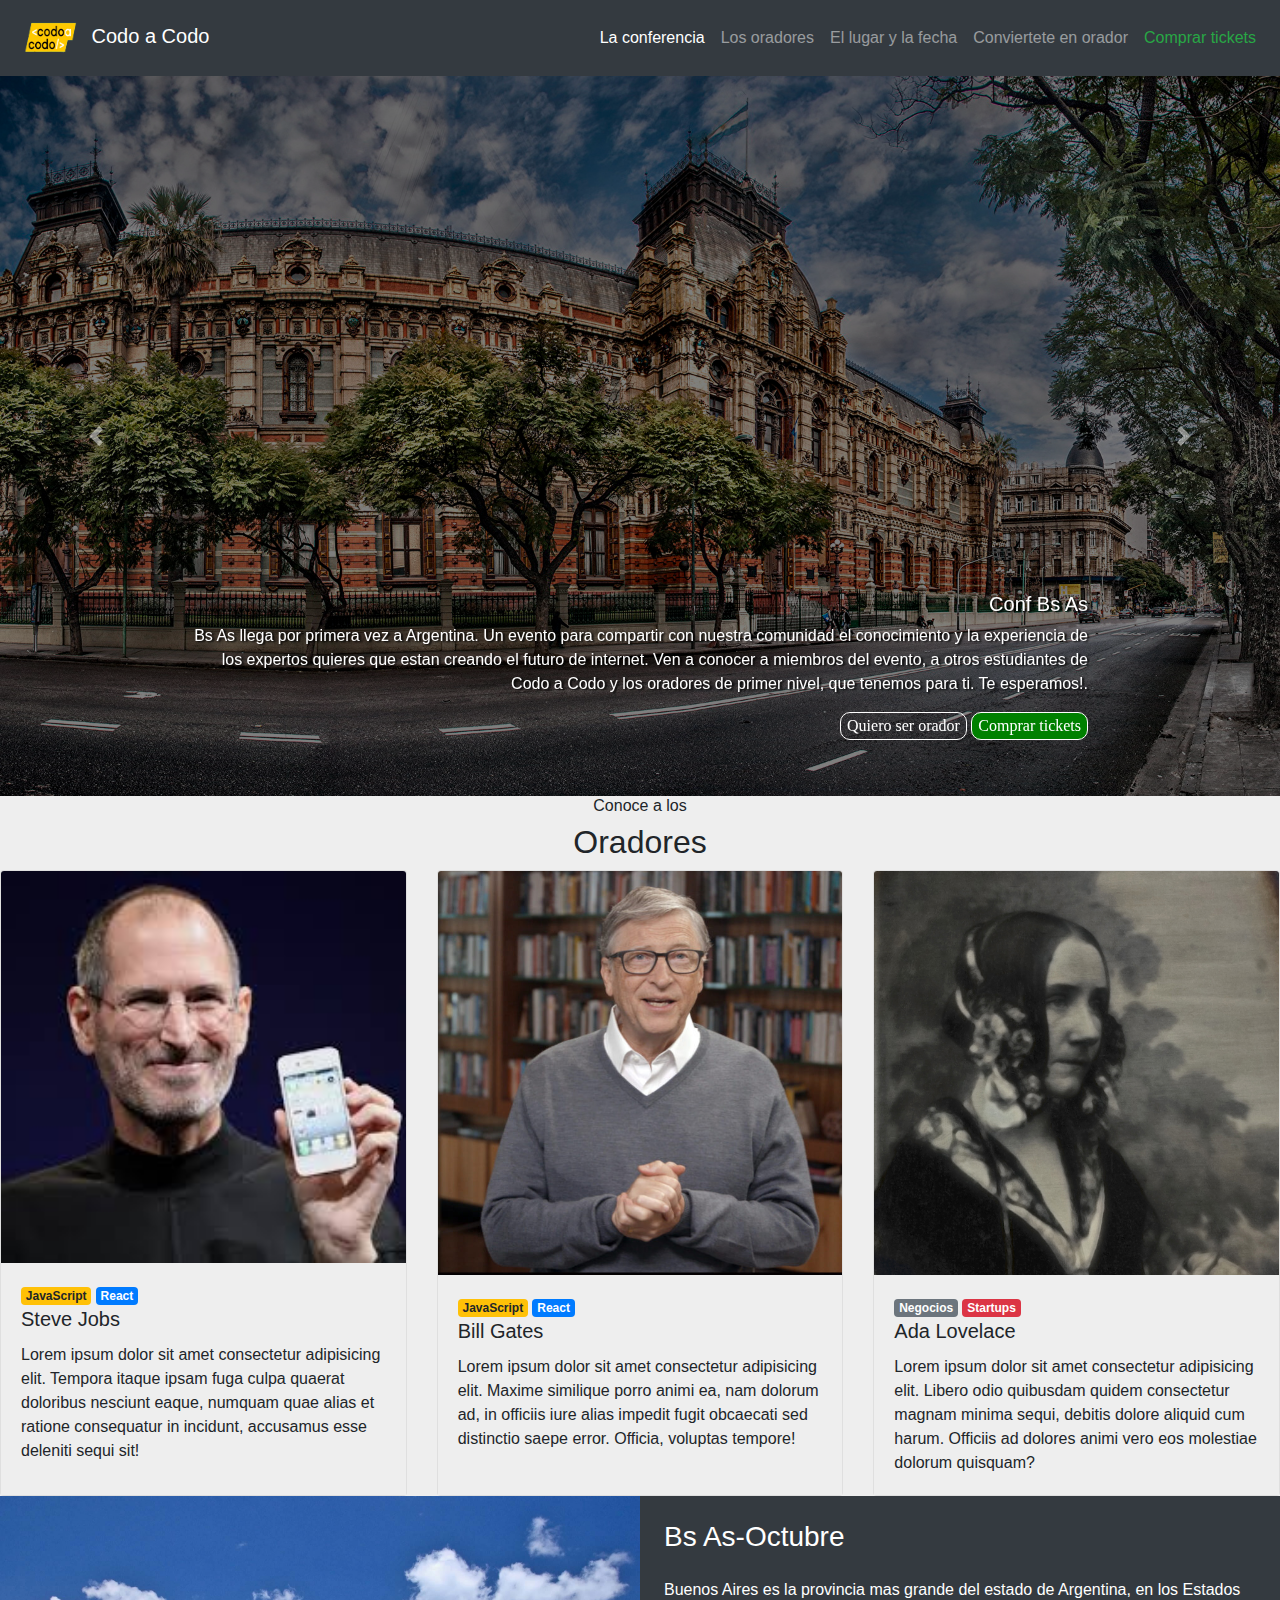
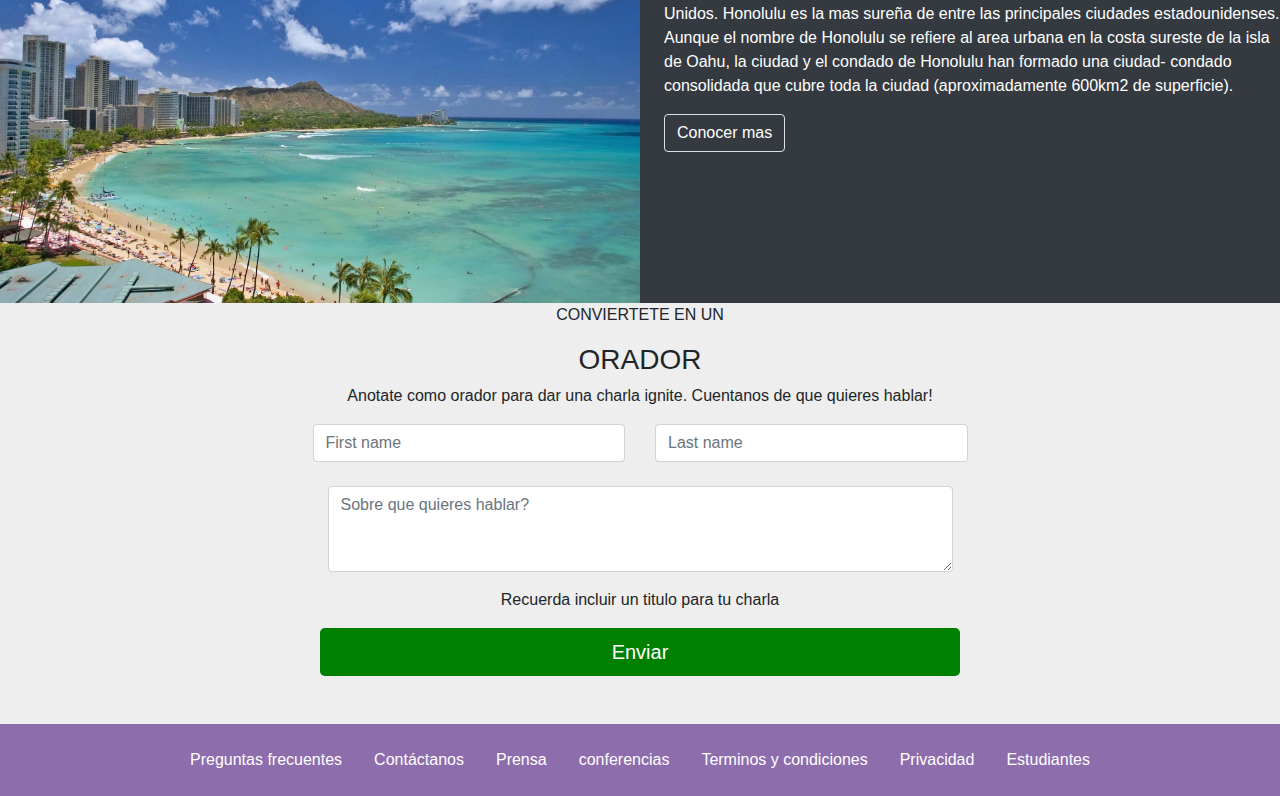
<file: index.html>
<!DOCTYPE html>
<html lang="es">

<head>
  <meta charset="UTF-8">
  <meta http-equiv="X-UA-Compatible" content="IE=edge">
  <meta name="viewport" content="width=device-width, initial-scale=1.0">
  <link rel="stylesheet" href="./bootstrap-4.6.2-dist/css/bootstrap.min.css">
  <link rel="stylesheet" href="./CSS/styles.css">
  <title>Trabajo Integrador</title>
</head>

<body style="background-color: #eee;"">
  <header>
    <nav class=" navbar navbar-expand-lg navbar-light bg-dark">
  <a class="navbar-brand text-white" href=""><img src="./imagenes_integrador_front/codoacodo.png" width="70px"
      height="50px" alt="">
    Codo a Codo</a>
  <button class="navbar-toggler" type="button" data-toggle="collapse" data-target="#navbarNav" aria-controls="navbarNav"
    aria-expanded="false" aria-label="Toggle navigation">
    <span class="navbar-toggler-icon"></span>
  </button>
  <div class="collapse navbar-collapse justify-content-end" id="navbarNav">
    <ul class="navbar-nav">
      <li class="nav-item active">
        <a class="nav-link text-white" href="#">La conferencia<span class="sr-only">(current)</span></a>
      </li>
      <li class="nav-item">
        <a class="nav-link text-white-50" href="#">Los oradores</a>
      </li>
      <li class="nav-item">
        <a class="nav-link text-white-50" href="#">El lugar y la fecha</a>
      </li>
      <li class="nav-item">
        <a class="nav-link text-white-50" href="#">Conviertete en orador</a>
      </li>
      <li class="nav-item">
        <a class="nav-link text-success" href="./index2.html" target="_blank">Comprar tickets</a>
      </li>
    </ul>
  </div>
  </nav>

  </header>
  <main>
    <section>
      <article>
        <div id="carouselExampleCaptions" class="carousel slide" data-ride="carousel">
          
          <div class="carousel-inner">
            <div class="carousel-item active">
              <img src="./imagenes_integrador_front/ba1.jpg" class="d-block w-100 imagencarru" alt="...">
              <div class="carousel-caption d-block">
                <h5>Conf Bs As</h5>
                <p>Bs As llega por primera vez a Argentina. Un evento para
                  compartir con
                  nuestra comunidad el conocimiento y la experiencia de los expertos quieres
                  que estan creando el futuro de internet. Ven a conocer a miembros del
                  evento, a otros estudiantes de Codo a Codo y los oradores de primer
                  nivel, que tenemos para ti. Te esperamos!.</p>
                <button class="boton1" type="button">Quiero ser orador</button>
                <button class="boton2" type="button"><a id="boton2" href="./index2.html">Comprar tickets</a></button>
              </div>
            </div>
            <div class="carousel-item">
              <img src="./imagenes_integrador_front/ba2.jpg" class="d-block w-100 imagencarru" alt="...">
              <div class="carousel-caption d-block ">
                <h5>Conf Bs As</h5>
                <p>Bs As llega por primera vez a Argentina. Un evento para
                  compartir con
                  nuestra comunidad el conocimiento y la experiencia de los expertos quieres
                  que estan creando el futuro de internet. Ven a conocer a miembros del
                  evento, a otros estudiantes de Codo a Codo y los oradores de primer
                  nivel, que tenemos para ti. Te esperamos!.</p>
                <button class="boton1" type="button">Quiero ser orador</button>
                <button class="boton2" type="button"><a id="boton2" href="./index2.html">Comprar tickets</a></button>
              </div>
            </div>
            <div class="carousel-item">
              <img src="./imagenes_integrador_front/ba3.jpg" class="d-block w-100 imagencarru" alt="...">
              <div class="carousel-caption d-block">
                <h5>Conf Bs As</h5>
                <p>Bs As llega por primera vez a Argentina. Un evento para
                  compartir con
                  nuestra comunidad el conocimiento y la experiencia de los expertos quieres
                  que estan creando el futuro de internet. Ven a conocer a miembros del
                  evento, a otros estudiantes de Codo a Codo y los oradores de primer
                  nivel, que tenemos para ti. Te esperamos!.</p>
                <button class="boton1" type="button">Quiero ser orador</button>
                <button class="boton2" type="button"><a id="boton2" href="./index2.html">Comprar tickets</a></button>
              </div>
            </div>
          </div>
          <button class="carousel-control-prev" type="button" data-target="#carouselExampleCaptions" data-slide="prev">
            <span class="carousel-control-prev-icon" aria-hidden="true"></span>
            <span class="sr-only">Previous</span>
          </button>
          <button class="carousel-control-next" type="button" data-target="#carouselExampleCaptions" data-slide="next">
            <span class="carousel-control-next-icon" aria-hidden="true"></span>
            <span class="sr-only">Next</span>
          </button>
        </div>
      </article>

      <h6 class="text-center">Conoce a los</h6>
      <h2 class="text-center">Oradores</h2>
      <article>
        <div class="card-deck">
          <div class="card">
            <img src="./imagenes_integrador_front/steve.jpg" class="card-img-top" alt="...">
            <div class="card-body" style="background-color: #eee;">

              <span class="badge badge-warning ">JavaScript</span>
              <span class="badge badge-primary ">React</span>

              <h5 class="card-title">Steve Jobs</h5>
              <p class="card-text">Lorem ipsum dolor sit amet consectetur adipisicing elit. Tempora itaque ipsam fuga
                culpa quaerat doloribus nesciunt eaque, numquam quae alias et ratione consequatur in incidunt, accusamus
                esse deleniti sequi sit!</p>
            </div>
          </div>
          <div class="card">
            <img src="./imagenes_integrador_front/bill.jpg" class="card-img-top" alt="...">
            <div class="card-body" style="background-color: #eee;">
              <span class="badge badge-warning ">JavaScript</span>
              <span class="badge badge-primary ">React</span>
              <h5 class="card-title">Bill Gates</h5>
              <p class="card-text">Lorem ipsum dolor sit amet consectetur adipisicing elit. Maxime similique porro animi
                ea, nam dolorum ad, in officiis iure alias impedit fugit obcaecati sed distinctio saepe error. Officia,
                voluptas tempore!</p>
            </div>
          </div>
          <div class="card">
            <img src="./imagenes_integrador_front/ada.jpeg" class="card-img-top" alt="...">
            <div class="card-body" style="background-color: #eee;">
              <span class="badge badge-secondary">Negocios</span>
              <span class="badge badge-danger">Startups</span>
              <h5 class="card-title">Ada Lovelace</h5>
              <p class="card-text">Lorem ipsum dolor sit amet consectetur adipisicing elit. Libero odio quibusdam quidem
                consectetur magnam minima sequi, debitis dolore aliquid cum harum. Officiis ad dolores animi vero eos
                molestiae dolorum quisquam?</p>
            </div>
          </div>
        </div>
      </article>
      <article>
        <div class="row no-gutters bg-dark position-relative">
          <div class="col-md-6 mb-md-0">
            <img src="./imagenes_integrador_front/honolulu.jpg" class="w-100 h-100" alt="...">
          </div>
          <div class="col-md-6 position-static  pl-md-0">
            <h3 class="mt-0 text-white title m-4 ">Bs As-Octubre</h3>
            <p class="text-white ml-4 ">Buenos Aires es la provincia mas grande del estado de Argentina, en los Estados
              Unidos. Honolulu es la
              mas sureña de entre las principales ciudades estadounidenses. Aunque el nombre de Honolulu se refiere al
              area
              urbana en la costa sureste de la isla de Oahu, la ciudad y el condado de Honolulu han formado una ciudad-
              condado consolidada que cubre toda la ciudad (aproximadamente 600km2 de superficie).
            </p>
            <button type="button" class="btn btn-link border rounded text-white ml-4">Conocer mas</button>
          </div>
        </div>
      </article>

      <p class="text-center">CONVIERTETE EN UN</p>
      <h3 class="text-center ">ORADOR</h3>
      <p class="text-center">Anotate como orador para dar una charla ignite. Cuentanos de que quieres hablar!</p>

      <article>
        <form>
          <div class="row">
            <div class="col d-flex justify-content-end">
              <input type="text" class="form-control w-50" placeholder="First name">
            </div>
            <div class="col">
              <input type="text" class="form-control w-50" placeholder="Last name">
            </div>
          </div>
          <div class="col d-flex justify-content-center ">
            <div class=" form-group w-50 ">
              <label for="exampleFormControlTextarea1"></label>
              <textarea class="form-control " id="exampleFormControlTextarea1" rows="3"
                placeholder="Sobre que quieres hablar?"></textarea>
            </div>

          </div>

          <p class="text-center"> Recuerda incluir un titulo para tu charla</p>
          <div class="d-flex justify-content-center">
            <button type="submit" class=" btn3 btn btn-lg btn-block w-50 text-white">Enviar</button>
          </div>
          <br><br>
        </form>
      </article>
    </section>
  </main>
  <footer>
    <nav class="navbar navbar-expand-lg navbar-light navbar2">

      <button class="navbar-toggler" type="button" data-toggle="collapse" data-target="#navbarNav"
        aria-controls="navbarNav" aria-expanded="false" aria-label="Toggle navigation">
        <span class="navbar-toggler-icon"></span>
      </button>
      <div class="collapse navbar-collapse justify-content-center" id="navbarNav">
        <ul class="navbar-nav">
          <li class="nav-item active">
            <a class="nav-link text-white p-3" href="#">Preguntas frecuentes <span class="sr-only">(current)</span></a>
          </li>
          <li class="nav-item">
            <a class="nav-link text-white p-3" href="#">Contáctanos</a>
          </li>
          <li class="nav-item">
            <a class="nav-link text-white p-3" href="#">Prensa</a>
          </li>
          <li class="nav-item">
            <a class="nav-link text-white p-3" href="#">conferencias</a>
          </li>
          <li class="nav-item">
            <a class="nav-link text-white p-3" href="#">Terminos y condiciones</a>
          </li>
          <li class="nav-item">
            <a class="nav-link text-white p-3" href="#">Privacidad</a>
          </li>
          <li class="nav-item">
            <a class="nav-link text-white p-3" href="#">Estudiantes</a>
          </li>
        </ul>
      </div>
    </nav>
  </footer>

  <script src="https://cdn.jsdelivr.net/npm/jquery@3.5.1/dist/jquery.slim.min.js"
    integrity="sha384-DfXdz2htPH0lsSSs5nCTpuj/zy4C+OGpamoFVy38MVBnE+IbbVYUew+OrCXaRkfj"
    crossorigin="anonymous"></script>
  <script src="https://cdn.jsdelivr.net/npm/popper.js@1.16.1/dist/umd/popper.min.js"
    integrity="sha384-9/reFTGAW83EW2RDu2S0VKaIzap3H66lZH81PoYlFhbGU+6BZp6G7niu735Sk7lN"
    crossorigin="anonymous"></script>
  <script src="./bootstrap-4.6.2-dist/js/bootstrap.min.js"></script>

</body>

</html>
</file>
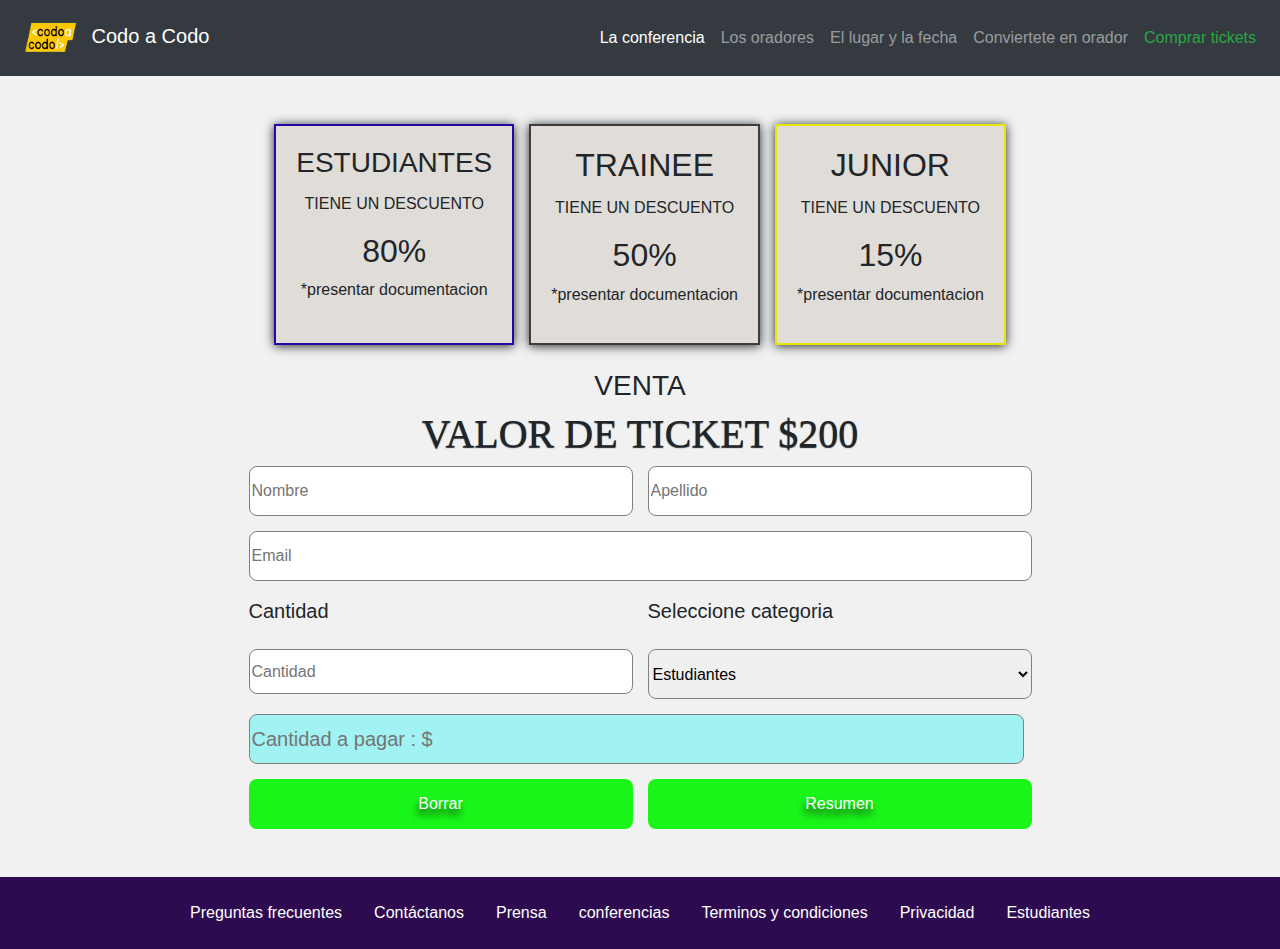
<file: index2.html>
<!DOCTYPE html>
<html lang="en">

<head>
    <meta charset="UTF-8">
    <meta http-equiv="X-UA-Compatible" content="IE=edge">
    <meta name="viewport" content="width=device-width, initial-scale=1.0">
    <link rel="stylesheet" href="./bootstrap-4.6.2-dist/css/bootstrap.min.css">
    <link rel="stylesheet" href="./CSS/styles2.css">
    <title>Compra de tickets</title>
</head>

<body>
    <nav class=" navbar navbar-expand-lg navbar-light bg-dark">
        <a class="navbar-brand text-white" href="./index.html"><img src="./imagenes_integrador_front/codoacodo.png" width="70px"
                height="50px" alt="">
            Codo a Codo</a>
        <button class="navbar-toggler" type="button" data-toggle="collapse" data-target="#navbarNav"
            aria-controls="navbarNav" aria-expanded="false" aria-label="Toggle navigation">
            <span class="navbar-toggler-icon"></span>
        </button>
        <div class="collapse navbar-collapse justify-content-end" id="navbarNav">
            <ul class="navbar-nav">
                <li class="nav-item active">
                    <a class="nav-link text-white" href="#">La conferencia<span class="sr-only">(current)</span></a>
                </li>
                <li class="nav-item">
                    <a class="nav-link text-white-50" href="#">Los oradores</a>
                </li>
                <li class="nav-item">
                    <a class="nav-link text-white-50" href="#">El lugar y la fecha</a>
                </li>
                <li class="nav-item">
                    <a class="nav-link text-white-50" href="#">Conviertete en orador</a>
                </li>
                <li class="nav-item">
                    <a class="nav-link text-success" href="./index2.html" target="_blank">Comprar tickets</a>
                </li>
            </ul>
        </div>
    </nav>
    <br><br>
    <main>
        <div class="cards">
            <div class="card1">
                <div class="card-body">
                    <h3 class="card-title">ESTUDIANTES</h3>
                    <p class="card-text">TIENE UN DESCUENTO</p>
                    <h2>80%</h2>
                    <p>*presentar documentacion</p>
                </div>
            </div>
            <div class="card2">
                <div class="card-body">
                    <h2 class="card-title">TRAINEE</h2>
                    <p class="card-text">TIENE UN DESCUENTO</p>
                    <h2>50%</h2>
                    <p>*presentar documentacion</p>
                </div>
            </div>
            <div class="card3">
                <div class="card-body">
                    <h2 class="card-title">JUNIOR</h2>
                    <p class="card-text">TIENE UN DESCUENTO</p>
                    <h2>15%</h2>
                    <p>*presentar documentacion</p>
                </div>
            </div>
        </div>
       <br>
        <section>
            <h3 class="p1">VENTA</h3>
            <h2 class="h1">VALOR DE TICKET $200</h2>
        </section>
        <section>
            <form class="form1" id="form" action="#">
                <input type="text" id="nombre" name="nombre" maxlength="20" placeholder="Nombre">
                <input type="text" id="apellido" name="apellido" placeholder="Apellido">
                <input type="email" id="email" name="email" placeholder="Email">
                <label id="labelcantidad" for="cantidad">Cantidad</label>
                <input type="number" id="cantidad" name="cantidad" placeholder="Cantidad">
                <label id="labelcategoria" for="Categoria">Seleccione categoria</label>
                <select name="Categoria" id="Categoria">
                    <option id="estudiantes" value=1> Estudiantes</option>
                    <option id="trainee" value=2> Trainee</option>
                    <option id="junior" value=3> Junior</option>
                </select>
                <input type="number" id="cantidadApagar" placeholder="Cantidad a pagar : $" disabled>
                <input type="reset" id="btnborrar" value="Borrar">
                <input type="submit" id="btnresumen" value="Resumen">
            </form>
        </section>
<br><br>
    </main>
    <footer>
        <nav class="navbar navbar-expand-lg navbar-light navbar2">

            <button class="navbar-toggler" type="button" data-toggle="collapse" data-target="#navbarNav"
                aria-controls="navbarNav" aria-expanded="false" aria-label="Toggle navigation">
                <span class="navbar-toggler-icon"></span>
            </button>
            <div class="collapse navbar-collapse justify-content-center" id="navbarNav">
                <ul class="navbar-nav">
                    <li class="nav-item active">
                        <a class="nav-link text-white p-3" href="#">Preguntas frecuentes <span
                                class="sr-only">(current)</span></a>
                    </li>
                    <li class="nav-item">
                        <a class="nav-link text-white p-3" href="#">Contáctanos</a>
                    </li>
                    <li class="nav-item">
                        <a class="nav-link text-white p-3" href="#">Prensa</a>
                    </li>
                    <li class="nav-item">
                        <a class="nav-link text-white p-3" href="#">conferencias</a>
                    </li>
                    <li class="nav-item">
                        <a class="nav-link text-white p-3" href="#">Terminos y condiciones</a>
                    </li>
                    <li class="nav-item">
                        <a class="nav-link text-white p-3" href="#">Privacidad</a>
                    </li>
                    <li class="nav-item">
                        <a class="nav-link text-white p-3" href="#">Estudiantes</a>
                    </li>
                </ul>
            </div>
        </nav>
    </footer>

    <script src="./JS/app.js"></script>
    <script src="https://cdn.jsdelivr.net/npm/jquery@3.5.1/dist/jquery.slim.min.js"
        integrity="sha384-DfXdz2htPH0lsSSs5nCTpuj/zy4C+OGpamoFVy38MVBnE+IbbVYUew+OrCXaRkfj"
        crossorigin="anonymous"></script>
    <script src="https://cdn.jsdelivr.net/npm/popper.js@1.16.1/dist/umd/popper.min.js"
        integrity="sha384-9/reFTGAW83EW2RDu2S0VKaIzap3H66lZH81PoYlFhbGU+6BZp6G7niu735Sk7lN"
        crossorigin="anonymous"></script>
    <script src="./bootstrap-4.6.2-dist/js/bootstrap.min.js"></script>
</body>

</html>
</file>
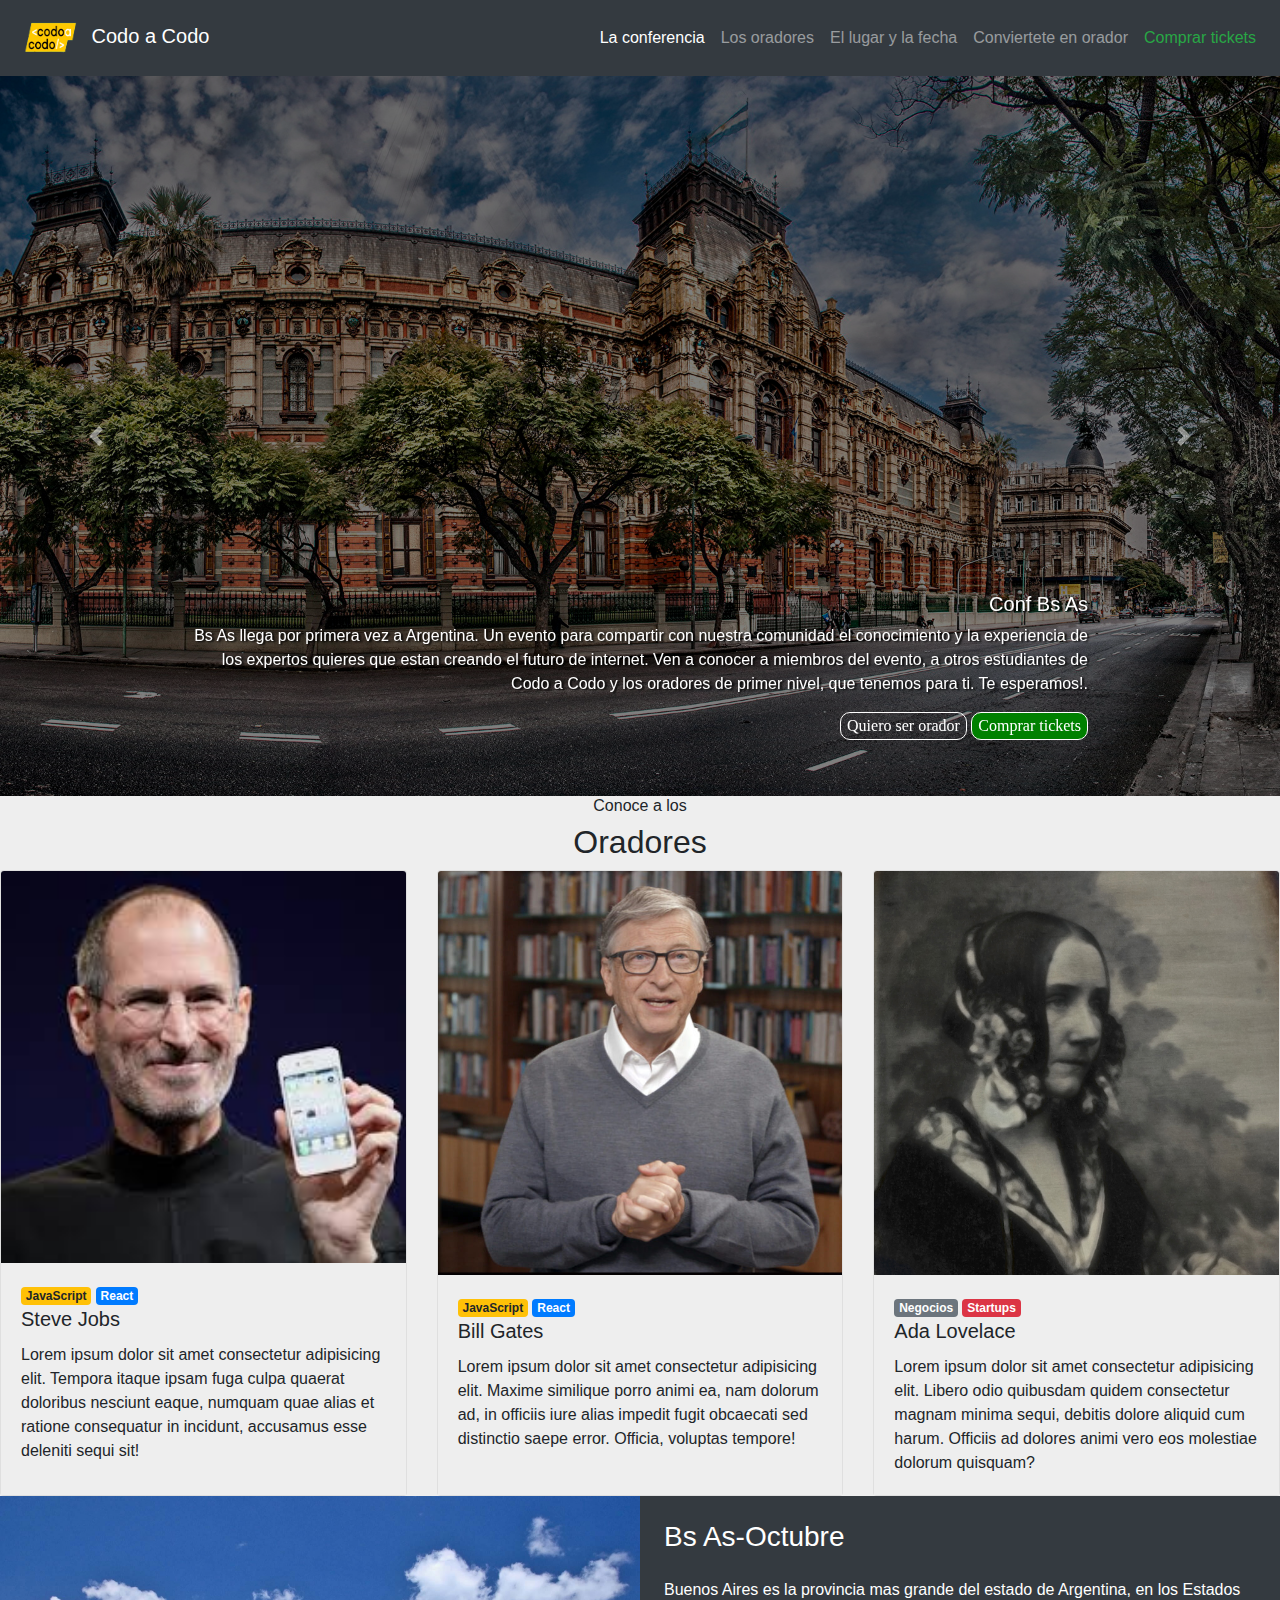
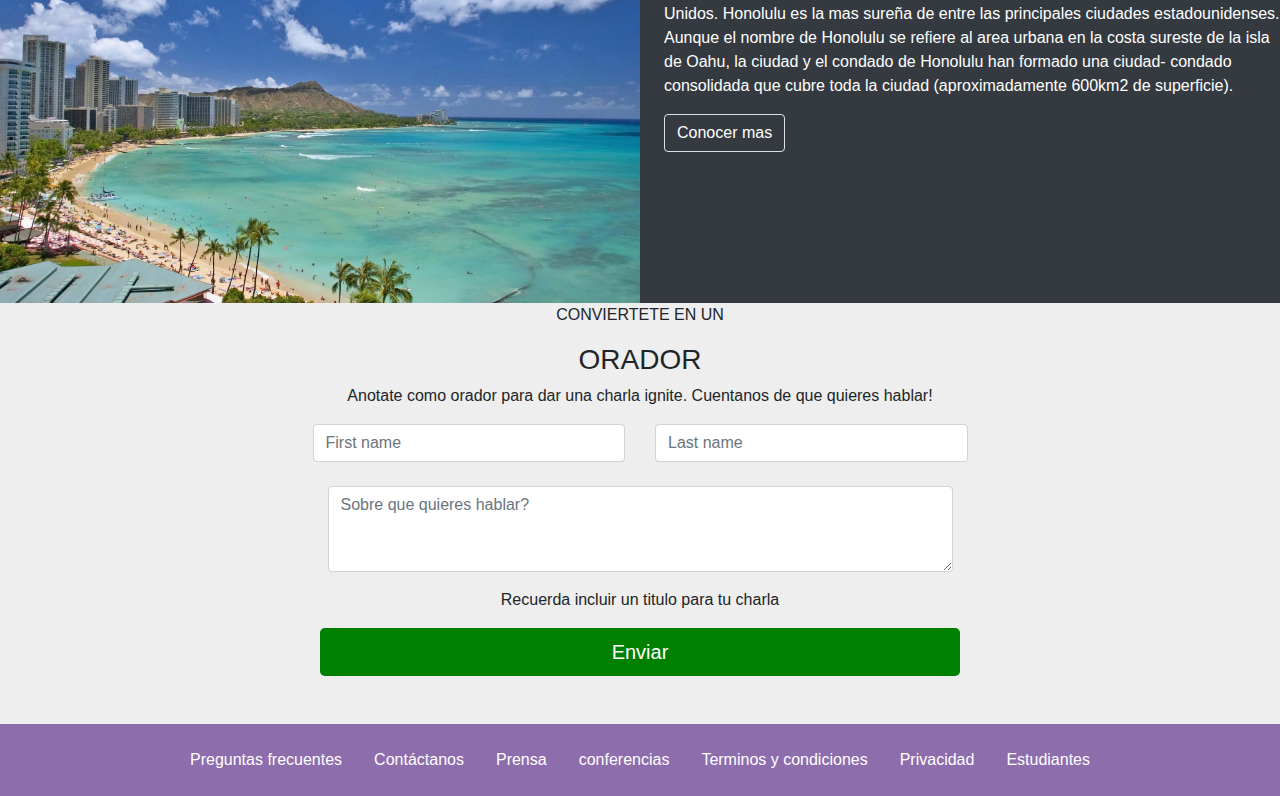
<file: Integrador 1.html>
<!DOCTYPE html>
<html lang="es">

<head>
  <meta charset="UTF-8">
  <meta http-equiv="X-UA-Compatible" content="IE=edge">
  <meta name="viewport" content="width=device-width, initial-scale=1.0">
  <link rel="stylesheet" href="./bootstrap-4.6.2-dist/css/bootstrap.min.css">
  <link rel="stylesheet" href="./CSS/styles.css">
  <title>Trabajo Integrador</title>
</head>

<body style="background-color: #eee;"">
  <header>
    <nav class=" navbar navbar-expand-lg navbar-light bg-dark">
  <a class="navbar-brand text-white" href=""><img src="./imagenes_integrador_front/codoacodo.png" width="70px"
      height="50px" alt="">
    Codo a Codo</a>
  <button class="navbar-toggler" type="button" data-toggle="collapse" data-target="#navbarNav" aria-controls="navbarNav"
    aria-expanded="false" aria-label="Toggle navigation">
    <span class="navbar-toggler-icon"></span>
  </button>
  <div class="collapse navbar-collapse justify-content-end" id="navbarNav">
    <ul class="navbar-nav">
      <li class="nav-item active">
        <a class="nav-link text-white" href="#">La conferencia<span class="sr-only">(current)</span></a>
      </li>
      <li class="nav-item">
        <a class="nav-link text-white-50" href="#">Los oradores</a>
      </li>
      <li class="nav-item">
        <a class="nav-link text-white-50" href="#">El lugar y la fecha</a>
      </li>
      <li class="nav-item">
        <a class="nav-link text-white-50" href="#">Conviertete en orador</a>
      </li>
      <li class="nav-item">
        <a class="nav-link text-success" href="#">Comprar tickets</a>
      </li>
    </ul>
  </div>
  </nav>

  </header>
  <main>
    <section>
      <article>
        <div id="carouselExampleCaptions" class="carousel slide" data-ride="carousel">
          
          <div class="carousel-inner">
            <div class="carousel-item active">
              <img src="./imagenes_integrador_front/ba1.jpg" class="d-block w-100 imagencarru" alt="...">
              <div class="carousel-caption d-block">
                <h5>Conf Bs As</h5>
                <p>Bs As llega por primera vez a Argentina. Un evento para
                  compartir con
                  nuestra comunidad el conocimiento y la experiencia de los expertos quieres
                  que estan creando el futuro de internet. Ven a conocer a miembros del
                  evento, a otros estudiantes de Codo a Codo y los oradores de primer
                  nivel, que tenemos para ti. Te esperamos!.</p>
                <button class="boton1" type="button">Quiero ser orador</button>
                <button class="boton2" type="button">Comprar tickets</button>
              </div>
            </div>
            <div class="carousel-item">
              <img src="./imagenes_integrador_front/ba2.jpg" class="d-block w-100 imagencarru" alt="...">
              <div class="carousel-caption d-block ">
                <h5>Conf Bs As</h5>
                <p>Bs As llega por primera vez a Argentina. Un evento para
                  compartir con
                  nuestra comunidad el conocimiento y la experiencia de los expertos quieres
                  que estan creando el futuro de internet. Ven a conocer a miembros del
                  evento, a otros estudiantes de Codo a Codo y los oradores de primer
                  nivel, que tenemos para ti. Te esperamos!.</p>
                <button class="boton1" type="button">Quiero ser orador</button>
                <button class="boton2" type="button">Comprar tickets</button>
              </div>
            </div>
            <div class="carousel-item">
              <img src="./imagenes_integrador_front/ba3.jpg" class="d-block w-100 imagencarru" alt="...">
              <div class="carousel-caption d-block">
                <h5>Conf Bs As</h5>
                <p>Bs As llega por primera vez a Argentina. Un evento para
                  compartir con
                  nuestra comunidad el conocimiento y la experiencia de los expertos quieres
                  que estan creando el futuro de internet. Ven a conocer a miembros del
                  evento, a otros estudiantes de Codo a Codo y los oradores de primer
                  nivel, que tenemos para ti. Te esperamos!.</p>
                <button class="boton1" type="button">Quiero ser orador</button>
                <button class="boton2" type="button">Comprar tickets</button>
              </div>
            </div>
          </div>
          <button class="carousel-control-prev" type="button" data-target="#carouselExampleCaptions" data-slide="prev">
            <span class="carousel-control-prev-icon" aria-hidden="true"></span>
            <span class="sr-only">Previous</span>
          </button>
          <button class="carousel-control-next" type="button" data-target="#carouselExampleCaptions" data-slide="next">
            <span class="carousel-control-next-icon" aria-hidden="true"></span>
            <span class="sr-only">Next</span>
          </button>
        </div>
      </article>

      <h6 class="text-center">Conoce a los</h6>
      <h2 class="text-center">Oradores</h2>
      <article>
        <div class="card-deck">
          <div class="card">
            <img src="./imagenes_integrador_front/steve.jpg" class="card-img-top" alt="...">
            <div class="card-body" style="background-color: #eee;">

              <span class="badge badge-warning ">JavaScript</span>
              <span class="badge badge-primary ">React</span>

              <h5 class="card-title">Steve Jobs</h5>
              <p class="card-text">Lorem ipsum dolor sit amet consectetur adipisicing elit. Tempora itaque ipsam fuga
                culpa quaerat doloribus nesciunt eaque, numquam quae alias et ratione consequatur in incidunt, accusamus
                esse deleniti sequi sit!</p>
            </div>
          </div>
          <div class="card">
            <img src="./imagenes_integrador_front/bill.jpg" class="card-img-top" alt="...">
            <div class="card-body" style="background-color: #eee;">
              <span class="badge badge-warning ">JavaScript</span>
              <span class="badge badge-primary ">React</span>
              <h5 class="card-title">Bill Gates</h5>
              <p class="card-text">Lorem ipsum dolor sit amet consectetur adipisicing elit. Maxime similique porro animi
                ea, nam dolorum ad, in officiis iure alias impedit fugit obcaecati sed distinctio saepe error. Officia,
                voluptas tempore!</p>
            </div>
          </div>
          <div class="card">
            <img src="./imagenes_integrador_front/ada.jpeg" class="card-img-top" alt="...">
            <div class="card-body" style="background-color: #eee;">
              <span class="badge badge-secondary">Negocios</span>
              <span class="badge badge-danger">Startups</span>
              <h5 class="card-title">Ada Lovelace</h5>
              <p class="card-text">Lorem ipsum dolor sit amet consectetur adipisicing elit. Libero odio quibusdam quidem
                consectetur magnam minima sequi, debitis dolore aliquid cum harum. Officiis ad dolores animi vero eos
                molestiae dolorum quisquam?</p>
            </div>
          </div>
        </div>
      </article>
      <article>
        <div class="row no-gutters bg-dark position-relative">
          <div class="col-md-6 mb-md-0">
            <img src="./imagenes_integrador_front/honolulu.jpg" class="w-100 h-100" alt="...">
          </div>
          <div class="col-md-6 position-static  pl-md-0">
            <h3 class="mt-0 text-white title m-4 ">Bs As-Octubre</h3>
            <p class="text-white ml-4 ">Buenos Aires es la provincia mas grande del estado de Argentina, en los Estados
              Unidos. Honolulu es la
              mas sureña de entre las principales ciudades estadounidenses. Aunque el nombre de Honolulu se refiere al
              area
              urbana en la costa sureste de la isla de Oahu, la ciudad y el condado de Honolulu han formado una ciudad-
              condado consolidada que cubre toda la ciudad (aproximadamente 600km2 de superficie).
            </p>
            <button type="button" class="btn btn-link border rounded text-white ml-4">Conocer mas</button>
          </div>
        </div>
      </article>

      <p class="text-center">CONVIERTETE EN UN</p>
      <h3 class="text-center ">ORADOR</h3>
      <p class="text-center">Anotate como orador para dar una charla ignite. Cuentanos de que quieres hablar!</p>

      <article>
        <form>
          <div class="row">
            <div class="col d-flex justify-content-end">
              <input type="text" class="form-control w-50" placeholder="First name">
            </div>
            <div class="col">
              <input type="text" class="form-control w-50" placeholder="Last name">
            </div>
          </div>
          <div class="col d-flex justify-content-center ">
            <div class=" form-group w-50 ">
              <label for="exampleFormControlTextarea1"></label>
              <textarea class="form-control " id="exampleFormControlTextarea1" rows="3"
                placeholder="Sobre que quieres hablar?"></textarea>
            </div>

          </div>

          <p class="text-center"> Recuerda incluir un titulo para tu charla</p>
          <div class="d-flex justify-content-center">
            <button type="submit" class=" btn3 btn btn-lg btn-block w-50 text-white">Enviar</button>
          </div>
          <br><br>
        </form>
      </article>
    </section>
  </main>
  <footer>
    <nav class="navbar navbar-expand-lg navbar-light navbar2">

      <button class="navbar-toggler" type="button" data-toggle="collapse" data-target="#navbarNav"
        aria-controls="navbarNav" aria-expanded="false" aria-label="Toggle navigation">
        <span class="navbar-toggler-icon"></span>
      </button>
      <div class="collapse navbar-collapse justify-content-center" id="navbarNav">
        <ul class="navbar-nav">
          <li class="nav-item active">
            <a class="nav-link text-white p-3" href="#">Preguntas frecuentes <span class="sr-only">(current)</span></a>
          </li>
          <li class="nav-item">
            <a class="nav-link text-white p-3" href="#">Contáctanos</a>
          </li>
          <li class="nav-item">
            <a class="nav-link text-white p-3" href="#">Prensa</a>
          </li>
          <li class="nav-item">
            <a class="nav-link text-white p-3" href="#">conferencias</a>
          </li>
          <li class="nav-item">
            <a class="nav-link text-white p-3" href="#">Terminos y condiciones</a>
          </li>
          <li class="nav-item">
            <a class="nav-link text-white p-3" href="#">Privacidad</a>
          </li>
          <li class="nav-item">
            <a class="nav-link text-white p-3" href="#">Estudiantes</a>
          </li>
        </ul>
      </div>
    </nav>
  </footer>

  <script src="https://cdn.jsdelivr.net/npm/jquery@3.5.1/dist/jquery.slim.min.js"
    integrity="sha384-DfXdz2htPH0lsSSs5nCTpuj/zy4C+OGpamoFVy38MVBnE+IbbVYUew+OrCXaRkfj"
    crossorigin="anonymous"></script>
  <script src="https://cdn.jsdelivr.net/npm/popper.js@1.16.1/dist/umd/popper.min.js"
    integrity="sha384-9/reFTGAW83EW2RDu2S0VKaIzap3H66lZH81PoYlFhbGU+6BZp6G7niu735Sk7lN"
    crossorigin="anonymous"></script>
  <script src="./bootstrap-4.6.2-dist/js/bootstrap.min.js"></script>

</body>

</html>
</file>
<file: CSS/styles.css>
.carousel-caption {
    bottom: 5%;
    text-shadow: 2px 1px 2px black;
    text-align: right;
}
a{text-decoration: none;}
.textonavbar {
    font-size: 12px;
}

@media(max-width:420px) {
    h5 {
        font-size: 8px;
    }
}

@media(max-width:420px) {
    .carousel-caption p {
        font-size: 9px;
    }
}

@media(max-width:576px) {
    .carousel-caption {
        font-size: 12px;
        text-align: end;
    }
}

@media(max-width:576px) {
    .carousel-caption h5 {
        font-size: 12px;
        text-align: end;
    }
}

.imagencarru {
    filter: brightness(50%);
}

.btn3 {
    background-color: green;
    width: 50%;
}

.navbar2 {
    background-color: rgb(142, 109, 173);
}

.boton1 {
    background: none;
    border: solid 1px white;
    font-family: 'Times New Roman', Times, serif;
    color: white;
    border-radius: 10px;
}
#boton2:link{
    color: white;
}
#boton2:visited{
    color: white;
}
.boton2 {
    background-color: green;
    border: solid 1px white;
    font-family: 'Times New Roman', Times, serif;
    color: white;
    border-radius: 10px;
    
}
</file>
<file: CSS/styles2.css>
body {
    background-color: rgb(241, 241, 241);
    margin: 0%;
    padding: 0%;
}  
.navbar2{
    background-color: rgb(46, 11, 80);
}


.cards {
    display:flex ;
    gap:15px;
    justify-content: center;
    align-content: center;
    flex-wrap: wrap;

}

.card1 {
    background-color: rgb(224, 220, 215);
    border: 2px solid rgb(40, 6, 161);
    text-align: center;
    box-shadow: 0px 1px 10px;
    justify-items: center;
}



.card2 {
    background-color: rgb(224, 220, 215);
    border: 2px solid rgb(65, 59, 59);
    text-align: center;
    justify-items: center;
    box-shadow: 0px 1px 10px;

}

.card3 {
    background-color: rgb(224, 220, 215);
    border: 2px solid rgb(231, 227, 4);
    text-align: center;
    box-shadow: 0px 1px 10px;
justify-items: center;
}

.p1 {
    font-family: 'Franklin Gothic Medium', 'Arial Narrow', Arial, sans-serif;
    text-align: center;
    flex-wrap: wrap;
}

.h1 {
    font-family:'Times New Roman', Times, serif;
    text-align: center;
    flex-wrap: wrap;
    text-shadow: 0px 1px 1px;
}

.form1 {
    display: grid;
    grid-template-columns: 30% 30%;

    grid-template-areas:
        "a b"
        "c c"
        "d f"
        "e g"
        "h h"
        "i j";

    gap: 15px 15px;
    justify-content: center;


}


#nombre {
    font-size: 16px;
    height: 50px;
    width: 100%;
    grid-area: a;
    border-radius: 8px;
    border: solid gray 1px;
}

#apellido {
    width: 100%;
    font-size: 16px;
    grid-area: b;
    height: 50px;
    border-radius: 8px;
    border: solid gray 1px;
}

#email {
    font-size: 16px;
    height: 50px;
    width: 100%;
    grid-area: c;
    border-radius: 8px;
    border: solid gray 1px;

}

#labelcantidad {
    grid-area: d;
    font-size: 20px;
    width: 100%;

}

#cantidad {
    height: 45px;
    font-size: 16px;
    width: 100%;
    grid-area: e;
    border-radius: 8px;
    border: solid gray 1px;
}

#labelcategoria {
    grid-area: f;

    width: 100%;
    font-size: 20px;
}

#Categoria {
    font-size: 16px;
    height: 50px;
    width: 100%;
    grid-area: g;
    border-radius: 8px;
    border: solid gray 1px;

}

#cantidadApagar {
    color: black;
    grid-area: h;
    width: 99%;
    height: 50px;
    border-radius: 8px;
    font-size: 20px;
    background-color: rgb(161, 243, 243);
    border: solid gray 1px;
}

#btnborrar {
    font-size: 16px;
    height: 50px;
    width: 100%;
    grid-area: i;
    border-radius: 8px;
    background-color: rgb(25, 245, 25);
    color: white;
    text-shadow: -1px 6px 7px rgba(26, 22, 22, 0.83);
    border: none;
}

#btnresumen {
    font-size: 16px;
    height: 50px;
    width: 100%;
    grid-area: j;
    border-radius: 8px;
    background-color: rgb(25, 245, 25);
    color: white;
    text-shadow: -1px 6px 7px rgba(26, 22, 22, 0.83);
    border: none;
}
</file>
